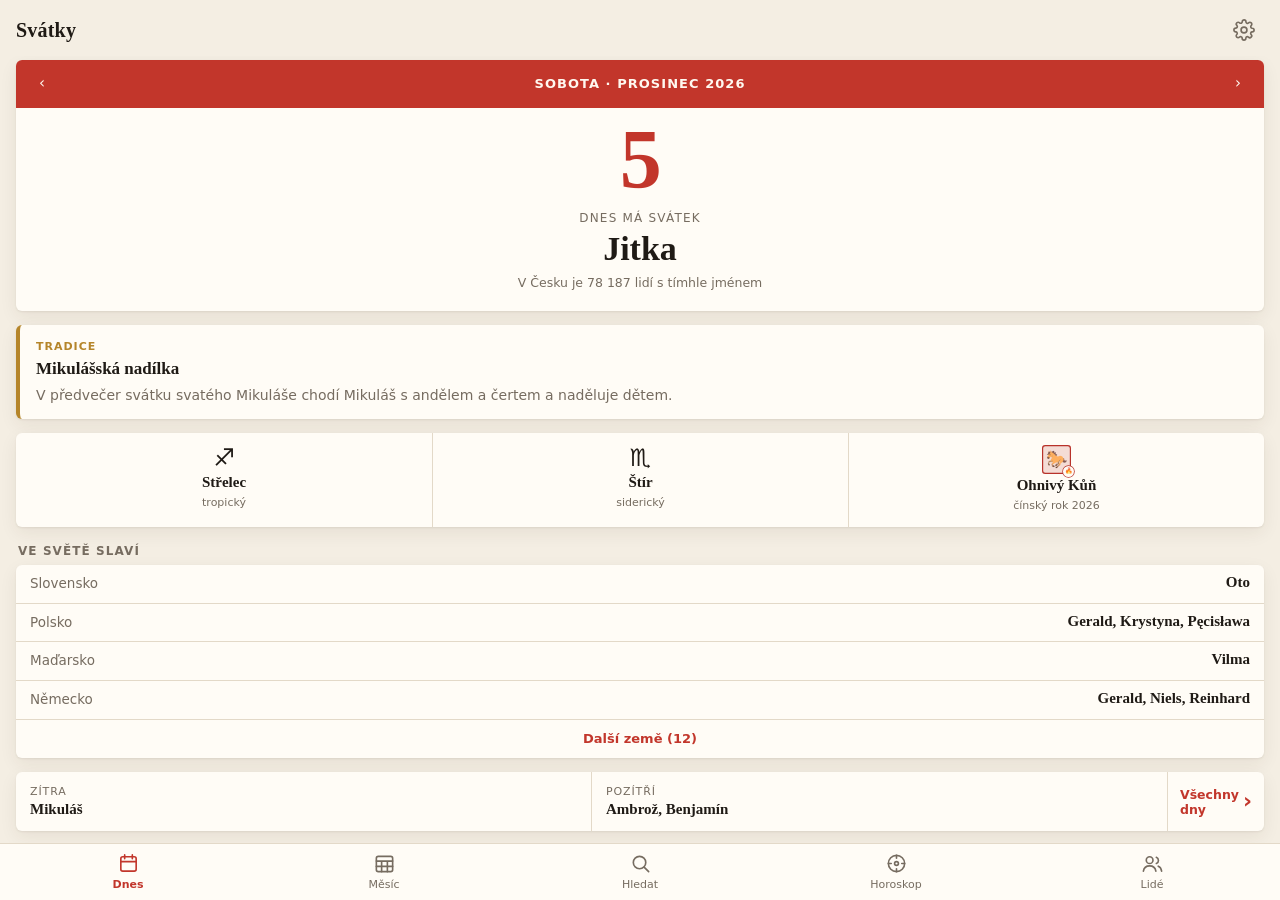
<file: aplikace/index.html>
<!doctype html>
<html lang="cs">
<head>
<meta charset="utf-8">
<meta name="viewport" content="width=device-width, initial-scale=1, viewport-fit=cover, user-scalable=no">
<meta name="color-scheme" content="light dark">
<title>Svátky</title>
<link rel="stylesheet" href="styl.css">
</head>
<body>
<header id="hlava">
  <h1 id="titulek">Svátky</h1>
  <button class="ikona" id="btnNastaveni" aria-label="Nastavení">
    <svg viewBox="0 0 24 24" width="22" height="22" fill="none" stroke="currentColor" stroke-width="1.8" stroke-linecap="round" stroke-linejoin="round"><circle cx="12" cy="12" r="3.2"/><path d="M19.4 15a1.7 1.7 0 0 0 .3 1.8l.1.1a2 2 0 1 1-2.900 2.9l-.1-.1a1.7 1.7 0 0 0-1.800-.3 1.7 1.7 0 0 0-1 1.500V21a2 2 0 1 1-4 0v-.1a1.7 1.7 0 0 0-1.100-1.500 1.700 1.700 0 0 0-1.800.3l-.1.1a2 2 0 1 1-2.900-2.9l.1-.1a1.700 1.700 0 0 0 .3-1.800 1.700 1.700 0 0 0-1.500-1H3a2 2 0 1 1 0-4h.1a1.700 1.700 0 0 0 1.500-1.100 1.700 1.700 0 0 0-.3-1.800l-.1-.1a2 2 0 1 1 2.900-2.900l.1.1a1.700 1.700 0 0 0 1.800.3h.1a1.700 1.700 0 0 0 1-1.500V3a2 2 0 1 1 4 0v.1a1.700 1.700 0 0 0 1 1.500 1.700 1.700 0 0 0 1.800-.3l.1-.1a2 2 0 1 1 2.900 2.900l-.1.1a1.700 1.700 0 0 0-.3 1.800v.1a1.700 1.700 0 0 0 1.500 1H21a2 2 0 1 1 0 4h-.1a1.700 1.700 0 0 0-1.500 1z"/></svg>
  </button>
</header>

<main id="obsah"></main>

<nav id="lista">
  <button data-karta="dnes"><svg viewBox="0 0 24 24"><rect x="4" y="5" width="16" height="15" rx="2"/><path d="M4 10h16M8 3v4M16 3v4"/></svg><span>Dnes</span></button>
  <button data-karta="kalendar"><svg viewBox="0 0 24 24"><rect x="3.500" y="4.500" width="17" height="16" rx="2"/><path d="M3.500 9.500h17M9 9.500v11M15 9.500v11M3.500 15h17"/></svg><span>Měsíc</span></button>
  <button data-karta="hledat"><svg viewBox="0 0 24 24"><circle cx="11" cy="11" r="6.500"/><path d="M16 16l4.500 4.500"/></svg><span>Hledat</span></button>
  <button data-karta="hvezdy"><svg viewBox="0 0 24 24"><circle cx="12" cy="12" r="8.500"/><circle cx="12" cy="12" r="2"/><path d="M12 3.500v3M12 17.500v3M3.500 12h3M17.500 12h3"/></svg><span>Horoskop</span></button>
  <button data-karta="lide"><svg viewBox="0 0 24 24"><circle cx="9" cy="8.500" r="3.500"/><path d="M2.500 20c.6-3.600 3.200-5.500 6.500-5.500s5.900 1.900 6.500 5.500M16 5.500a3.500 3.500 0 0 1 0 6.500M18 14.800c2 .7 3.200 2.500 3.500 5.200"/></svg><span>Lidé</span></button>
</nav>

<div id="zavoj" hidden></div>
<section id="list" hidden aria-modal="true" role="dialog"><div id="listUchyt"></div><div id="listObsah"></div></section>
<div id="hlaska" hidden></div>

<script src="data.js"></script>
<script src="astro.js"></script>
<script src="hvezdy.js"></script>
<script src="app.js"></script>
</body>
</html>
</file>
<file: aplikace/styl.css>
/* Svátky. Vzhled vychází z trhacího kalendáře: krémový papír, červená hlavička, patkové písmo u jmen. */
:root {
  --papir: #F4EEE3; --karta: #FFFCF6; --ink: #1F1A15; --tlum: #766C60; --linka: #E3D9C8;
  --cervena: #C2362B; --cervena-tm: #9F2A21; --cervena-sv: #F7E3DF; --na-cervene: #FFF8F0;
  --zlata: #B5852A; --zlata-sv: #F5EBD3; --nocni: #2F4A78; --nocni-sv: #E2E8F3;
  --stin: 0 1px 2px rgba(60, 40, 20, .08), 0 6px 18px rgba(60, 40, 20, .07);
  --r: 6px;
  --patka: "Noto Serif", Georgia, "Times New Roman", serif;
  --bez: system-ui, -apple-system, "Segoe UI", Roboto, sans-serif;
}
@media (prefers-color-scheme: dark) {
  :root {
    --papir: #141210; --karta: #1F1C18; --ink: #F2ECE1; --tlum: #A2988A; --linka: #322D27;
    --cervena: #E05A4E; --cervena-tm: #B83F35; --cervena-sv: #3A211E; --na-cervene: #FFF8F0;
    --zlata: #D9A94A; --zlata-sv: #33291A; --nocni: #8FB0E6; --nocni-sv: #1D2636;
    --stin: 0 1px 2px rgba(0, 0, 0, .4);
  }
}
/* Čínské znaky zvířat a živlů: výřez z Noto Serif SC Bold (OFL), jen 44 znaků */
@font-face { font-family: "Cina"; src: url(cina.woff2) format("woff2"); font-weight: 700; font-display: block; }
:root { --cina: "Cina", "Noto Serif SC", "Noto Serif CJK SC", "SimSun", serif;
  /* barvy živlů: nefrit, rumělka, okr, cín, tuš */
  --z0: #4F7C5A; --z1: #B8322A; --z2: #A87A34; --z3: #7F7B72; --z4: #22324D; }
@media (prefers-color-scheme: dark) { :root { --z0: #6E9C78; --z1: #D9564A; --z2: #C79A52; --z3: #A39F95; --z4: #5F7BA6; } }
.pecet { position: relative; display: inline-grid; place-items: center; width: 1.9em; height: 1.9em; border-radius: .22em;
  background: var(--z, var(--cervena)); color: #FBF4E8; font: 700 1em/1 var(--cina); vertical-align: middle;
  box-shadow: inset 0 0 0 .07em rgba(255, 248, 236, .55), inset 0 0 0 .14em var(--z, var(--cervena)); }
.pecet b, .znam .pecet b { display: block; margin: 0; color: inherit; font: inherit; font-size: 1.12em; transform: translateY(.02em); }
.pecet i { position: absolute; right: -.32em; bottom: -.32em; width: 1.02em; height: 1.02em; border-radius: 50%; display: grid; place-items: center;
  background: var(--karta); color: var(--z, var(--cervena)); font: 700 .5em/1 var(--cina); font-style: normal; box-shadow: 0 0 0 .12em var(--z, var(--cervena)); }
:root { --emoji: "Noto Color Emoji", "Segoe UI Emoji", "Apple Color Emoji", sans-serif; }
.pecet.emo { background: color-mix(in srgb, var(--z, var(--cervena)) 16%, var(--karta)); font-family: var(--emoji); font-weight: 400;
  box-shadow: inset 0 0 0 .08em var(--z, var(--cervena)); }
.pecet.emo b, .znam .pecet.emo b { font-size: 1.15em; transform: none; }
.pecet.emo i { font: .4em/1 var(--emoji); width: 1.85em; height: 1.85em; right: -.55em; bottom: -.55em; text-align: center; }
.pecet.z0 { --z: var(--z0); } .pecet.z1 { --z: var(--z1); } .pecet.z2 { --z: var(--z2); } .pecet.z3 { --z: var(--z3); } .pecet.z4 { --z: var(--z4); }
* { box-sizing: border-box; -webkit-tap-highlight-color: transparent; }
html, body { height: 100%; margin: 0; }
body {
  background: var(--papir); color: var(--ink); font: 15px/1.45 var(--bez);
  display: flex; flex-direction: column; overflow: hidden; user-select: none; -webkit-user-select: none;
}
button { font: inherit; color: inherit; background: none; border: 0; padding: 0; cursor: pointer; }
input, select { font: inherit; color: inherit; }
h1, h2, h3, p { margin: 0; }

#hlava { display: flex; align-items: center; justify-content: space-between; padding: 10px 16px 6px; flex: none; }
#hlava h1 { font: 600 20px/1.2 var(--patka); letter-spacing: .01em; }
.ikona { width: 40px; height: 40px; display: grid; place-items: center; border-radius: 50%; color: var(--tlum); }
.ikona:active { background: var(--linka); }

#obsah { flex: 1; overflow-y: auto; overflow-x: hidden; padding: 4px 16px 24px; overscroll-behavior: contain; }
#lista { flex: none; display: flex; background: var(--karta); border-top: 1px solid var(--linka); padding-bottom: env(safe-area-inset-bottom); }
#lista button { flex: 1; padding: 8px 0 7px; display: flex; flex-direction: column; align-items: center; gap: 2px; color: var(--tlum); font-size: 11px; }
#lista svg { width: 23px; height: 23px; fill: none; stroke: currentColor; stroke-width: 1.7; stroke-linecap: round; stroke-linejoin: round; }
#lista button.akt { color: var(--cervena); font-weight: 600; }

.karta { background: var(--karta); border-radius: var(--r); box-shadow: var(--stin); margin-bottom: 14px; overflow: hidden; }
.karta .vnitrek { padding: 14px 16px; }
.nadpis { font: 600 12px/1 var(--bez); letter-spacing: .09em; text-transform: uppercase; color: var(--tlum); margin: 18px 2px 8px; }
.tlum { color: var(--tlum); }
.maly { font-size: 13px; }

/* list trhacího kalendáře */
.trhaci .pas { background: var(--cervena); color: var(--na-cervene); display: flex; align-items: center; justify-content: space-between; padding: 6px 6px; }
.trhaci .pas .datum { text-align: center; flex: 1; font: 600 13px/1.2 var(--bez); letter-spacing: .08em; text-transform: uppercase; }
.trhaci .pas button { width: 40px; height: 36px; display: grid; place-items: center; border-radius: var(--r); }
.trhaci .pas button:active { background: rgba(255, 255, 255, .18); }
.trhaci .telo { padding: 10px 16px 18px; text-align: center; }
.trhaci .cislo { font: 700 84px/1 var(--patka); color: var(--cervena); letter-spacing: -.02em; }
.trhaci .popisek { font-size: 12px; letter-spacing: .1em; text-transform: uppercase; color: var(--tlum); margin-top: 8px; }
.trhaci .jmeno { font: 600 34px/1.15 var(--patka); margin-top: 2px; overflow-wrap: anywhere; }
.trhaci .jmeno.dlouhe { font-size: 25px; }
.trhaci .jmeno button { font: inherit; }
.trhaci .take { margin-top: 8px; color: var(--tlum); font-size: 14px; }
.trhaci .pocet { margin-top: 6px; color: var(--tlum); font-size: 12.5px; }
.znam .zn .pecet { font-size: 15px; color: #FBF4E8; }
.dalsiDny { display: flex; align-items: stretch; width: 100%; text-align: left; padding: 0; }
.dalsiDny > span { flex: 1; padding: 12px 14px; font: 600 15px/1.25 var(--patka); border-right: 1px solid var(--linka); min-width: 0; overflow: hidden; text-overflow: ellipsis; }
.dalsiDny small { display: block; font: 500 11px/1.4 var(--bez); letter-spacing: .08em; text-transform: uppercase; color: var(--tlum); }
.dalsiDny em { font-style: normal; display: flex; align-items: center; gap: 4px; padding: 0 12px; font-size: 12.5px; color: var(--cervena); font-weight: 600; max-width: 96px; line-height: 1.2; }
.dalsiDny em i { font-style: normal; font-size: 22px; }
.dalsiDny:active { background: var(--linka); }
.svet > div { display: flex; justify-content: space-between; gap: 12px; padding: 9px 14px; border-top: 1px solid var(--linka); }
.svet > div:first-child { border-top: 0; }
.svet span { color: var(--tlum); font-size: 13.5px; }
.svet b { font: 600 15px var(--patka); text-align: right; }
.svet button { width: 100%; padding: 10px; border-top: 1px solid var(--linka); color: var(--cervena); font-weight: 600; font-size: 13px; }
.pocetJm { display: flex; align-items: baseline; gap: 10px; }
.pocetJm b { font: 700 28px/1 var(--patka); color: var(--cervena); white-space: nowrap; }
.pocetJm small { display: block; font-size: 11px; color: var(--tlum); margin-top: 2px; }
.trhaci .take button { color: var(--ink); text-decoration: underline; text-decoration-color: var(--linka); text-underline-offset: 3px; }
.zpetDnes { display: block; margin: 10px auto 0; color: var(--cervena); font-weight: 600; font-size: 13px; padding: 6px 12px; }

.svatecni { border-left: 4px solid var(--cervena); }
.svatecni.zvyk { border-left-color: var(--zlata); }
.svatecni h3 { font: 600 17px/1.25 var(--patka); }
.svatecni .druh { font-size: 11px; letter-spacing: .09em; text-transform: uppercase; color: var(--cervena); font-weight: 700; margin-bottom: 3px; }
.svatecni.zvyk .druh { color: var(--zlata); }
.svatecni p { margin-top: 6px; color: var(--tlum); font-size: 14px; user-select: text; -webkit-user-select: text; }

.radky > * { display: flex; align-items: center; gap: 12px; padding: 11px 16px; border-top: 1px solid var(--linka); width: 100%; text-align: left; }
.radky > *:first-child { border-top: 0; }
.radky button:active { background: var(--papir); }
.radky .den { flex: none; width: 46px; text-align: center; }
.radky .den b { display: block; font: 700 19px/1 var(--patka); color: var(--cervena); }
.radky .den span { font-size: 10px; text-transform: uppercase; letter-spacing: .06em; color: var(--tlum); }
.radky .hl { flex: 1; min-width: 0; text-align: left; }
.radky .hl b { font: 600 16px/1.25 var(--patka); display: block; overflow-wrap: anywhere; }
.radky .hl span { font-size: 12.5px; color: var(--tlum); display: block; white-space: nowrap; overflow: hidden; text-overflow: ellipsis; }
.radky .pr { flex: none; color: var(--tlum); font-size: 12.5px; text-align: right; }
.znacka { display: inline-block; width: 7px; height: 7px; border-radius: 50%; background: var(--cervena); margin-left: 6px; vertical-align: middle; }
.znacka.zl { background: var(--zlata); }

.znam { display: grid; grid-template-columns: repeat(3, 1fr); text-align: center; }
.znam > div { padding: 12px 4px; border-left: 1px solid var(--linka); }
.znam > div:first-child { border-left: 0; }
.znam .zn { font-size: 24px; line-height: 1.1; }
.znam b { display: block; font: 600 15px/1.2 var(--patka); margin-top: 2px; }
.znam span { font-size: 11px; color: var(--tlum); }

/* ovládací prvky: plné, bez obrysových kapslí */
.prepinac { display: flex; background: var(--linka); border-radius: var(--r); padding: 3px; gap: 3px; margin-bottom: 12px; }
.prepinac button { flex: 1; padding: 8px 6px; border-radius: 4px; font-size: 13.5px; font-weight: 600; color: var(--tlum); }
.prepinac button.akt { background: var(--karta); color: var(--ink); box-shadow: 0 1px 2px rgba(0, 0, 0, .12); }
.tl { background: var(--cervena); color: var(--na-cervene); border-radius: var(--r); padding: 11px 16px; font-weight: 600; text-align: center; }
.tl:active { background: var(--cervena-tm); }
.tl.vedl { background: var(--linka); color: var(--ink); }
.tl.sirka { display: block; width: 100%; margin-top: 10px; }

/* měsíc */
.mesicHlava { display: flex; align-items: center; justify-content: space-between; margin-bottom: 8px; }
.mesicHlava h2 { font: 600 22px/1.2 var(--patka); }
.mesicHlava h2 small { font: 400 15px var(--bez); color: var(--tlum); margin-left: 6px; }
.mesicHlava .sipky { display: flex; }
.mrizka { display: grid; grid-template-columns: repeat(7, 1fr); gap: 3px; }
.mrizka .dt { text-align: center; font-size: 10.5px; letter-spacing: .06em; text-transform: uppercase; color: var(--tlum); padding: 2px 0 4px; }
.mrizka .dt.vik { color: var(--cervena); }
.bunka { background: var(--karta); border-radius: 4px; min-height: 62px; padding: 4px 2px 3px; display: flex; flex-direction: column; align-items: center; overflow: hidden; position: relative; }
.bunka b { font: 700 16px/1.1 var(--patka); }
.bunka.vik b, .bunka.sv b { color: var(--cervena); }
.bunka span { font-size: 9.5px; line-height: 1.12; text-align: center; margin-top: 3px; max-width: 100%; overflow: hidden; overflow-wrap: anywhere; display: -webkit-box; -webkit-line-clamp: 3; -webkit-box-orient: vertical; letter-spacing: -.01em; }
.bunka.sv span { color: var(--cervena); font-weight: 600; }
.bunka.dnes { background: var(--cervena); color: var(--na-cervene); }
.bunka.dnes b, .bunka.dnes span { color: var(--na-cervene); }
.bunka .tecka { position: absolute; top: 4px; right: 4px; width: 6px; height: 6px; border-radius: 50%; background: var(--zlata); }
.bunka.prazdna { background: none; }
.bunka:active { filter: brightness(.94); }
.seznamMesic .radky > * { padding: 7px 14px; }
.seznamMesic .den b { font-size: 17px; }
.dnesRadek { background: var(--cervena-sv); }

/* hledání */
.hledat { position: sticky; top: -4px; z-index: 3; background: var(--papir); padding: 4px 0 8px; margin: 0 -2px; }
.pole { display: flex; align-items: center; gap: 8px; background: var(--karta); border-radius: var(--r); padding: 0 12px; box-shadow: var(--stin); }
.pole input { flex: 1; min-width: 0; border: 0; outline: 0; background: none; padding: 12px 0; font-size: 16px; user-select: text; -webkit-user-select: text; }
.pole svg { width: 19px; height: 19px; fill: none; stroke: var(--tlum); stroke-width: 2; stroke-linecap: round; flex: none; }
.filtry { display: flex; gap: 6px; margin-top: 8px; }
.filtry .prepinac { margin: 0; flex: 1; }
.pismena { display: flex; gap: 2px; overflow-x: auto; margin-top: 8px; padding-bottom: 2px; scrollbar-width: none; }
.pismena::-webkit-scrollbar { display: none; }
.pismena button { flex: none; min-width: 32px; height: 32px; border-radius: 4px; font: 600 14px var(--patka); color: var(--tlum); }
.pismena button.akt { background: var(--cervena); color: var(--na-cervene); }
.mesicPruh { position: sticky; top: 0; font: 600 12px/1 var(--bez); letter-spacing: .09em; text-transform: uppercase; color: var(--cervena); padding: 14px 2px 7px; }
.nic { text-align: center; color: var(--tlum); padding: 36px 20px; }

/* spodní list */
#zavoj { position: fixed; inset: 0; background: rgba(20, 14, 8, .45); z-index: 10; }
#list { position: fixed; left: 0; right: 0; bottom: 0; z-index: 11; background: var(--papir); border-radius: 14px 14px 0 0; max-height: 90%; display: flex; flex-direction: column; box-shadow: 0 -8px 30px rgba(0, 0, 0, .25); animation: nahoru .18s ease-out; }
@keyframes nahoru { from { transform: translateY(24px); opacity: 0; } }
#listUchyt { flex: none; height: 20px; position: relative; }
#listUchyt::after { content: ""; position: absolute; left: 50%; top: 8px; width: 38px; height: 4px; margin-left: -19px; border-radius: 2px; background: var(--linka); }
#listObsah { overflow-y: auto; padding: 2px 16px calc(20px + env(safe-area-inset-bottom)); overscroll-behavior: contain; }
#listObsah h2 { font: 600 28px/1.15 var(--patka); overflow-wrap: anywhere; }
#listObsah .pod { color: var(--tlum); margin: 3px 0 14px; }
#listObsah p.popis { user-select: text; -webkit-user-select: text; }
.stitky { display: flex; flex-wrap: wrap; gap: 6px; margin-top: 8px; }
.stitky span, .stitky button { background: var(--linka); border-radius: 4px; padding: 4px 9px; font-size: 13.5px; }
.akce { display: grid; grid-template-columns: repeat(4, 1fr); gap: 8px; margin-top: 12px; }
.akce button { background: var(--karta); border-radius: var(--r); padding: 10px 2px 8px; font-size: 11.5px; display: flex; flex-direction: column; align-items: center; gap: 5px; box-shadow: var(--stin); }
.akce button:active { background: var(--linka); }
.akce svg { width: 22px; height: 22px; fill: none; stroke: var(--cervena); stroke-width: 1.8; stroke-linecap: round; stroke-linejoin: round; }
.hvezda { color: var(--linka); font-size: 22px; width: 40px; height: 40px; flex: none; }
.hvezda.ano { color: var(--zlata); }

/* nastavení */
.volba { display: flex; align-items: center; justify-content: space-between; gap: 12px; padding: 12px 16px; border-top: 1px solid var(--linka); }
.volba:first-child { border-top: 0; }
.volba > div { min-width: 0; }
.volba small { display: block; color: var(--tlum); font-size: 12.5px; margin-top: 1px; }
.volba select, .volba input[type=time], .volba input[type=text] { background: var(--linka); border: 0; border-radius: 4px; padding: 7px 8px; max-width: 170px; }
.volba input[type=text] { width: 100%; max-width: none; user-select: text; -webkit-user-select: text; }
.vyp { flex: none; width: 46px; height: 28px; border-radius: 14px; background: var(--linka); position: relative; transition: background .15s; }
.vyp::after { content: ""; position: absolute; left: 3px; top: 3px; width: 22px; height: 22px; border-radius: 50%; background: var(--karta); box-shadow: 0 1px 3px rgba(0, 0, 0, .3); transition: transform .15s; }
.vyp.ano { background: var(--cervena); }
.vyp.ano::after { transform: translateX(18px); }

/* horoskop */
.kolo { display: block; width: 100%; max-width: 420px; margin: 0 auto; touch-action: none; }
.kolo text { font-family: var(--bez); fill: var(--ink); text-anchor: middle; dominant-baseline: central; pointer-events: none; }
.kolo .vys { stroke: var(--papir); stroke-width: 1.2; }
.legenda { display: grid; gap: 0; }
.legenda > div { display: flex; align-items: center; gap: 10px; padding: 10px 16px; border-top: 1px solid var(--linka); }
.legenda > div:first-child { border-top: 0; }
.legenda i { flex: none; width: 12px; height: 12px; border-radius: 3px; }
.legenda b { font: 600 17px var(--patka); }
.legenda .co { flex: 1; min-width: 0; }
.legenda small { display: block; color: var(--tlum); font-size: 12px; }
.datumOvl { display: flex; align-items: center; justify-content: center; gap: 6px; margin: 4px 0 10px; }
.datumOvl b { font: 600 19px var(--patka); min-width: 150px; text-align: center; }
.tab { width: 100%; border-collapse: collapse; font-size: 13px; }
.tab th { font-size: 10.5px; letter-spacing: .06em; text-transform: uppercase; color: var(--tlum); text-align: left; padding: 8px 6px; font-weight: 600; }
.tab td { padding: 7px 6px; border-top: 1px solid var(--linka); white-space: nowrap; }
.tab td:first-child, .tab th:first-child { padding-left: 14px; }
.tab td b { font-family: var(--patka); }
.tab .dni { color: var(--tlum); font-size: 11.5px; }
.tab tr.akt td { background: var(--cervena-sv); }
.text p { margin-bottom: 9px; user-select: text; -webkit-user-select: text; }
.text p:last-child { margin-bottom: 0; }
.rokOvl { display: flex; align-items: center; justify-content: center; gap: 8px; margin-bottom: 6px; }
.rokOvl input { width: 96px; text-align: center; font: 700 26px var(--patka); background: var(--karta); border: 0; border-radius: var(--r); padding: 6px 4px; box-shadow: var(--stin); user-select: text; -webkit-user-select: text; }
.rokOvl button { width: 44px; height: 44px; border-radius: var(--r); background: var(--linka); font-size: 20px; font-weight: 600; }
.cyklus { display: grid; grid-template-columns: 50px repeat(12, 1fr); gap: 2px; font-size: 10px; align-items: center; }
.cyklus .zv { text-align: center; font: 700 15px/1.6 var(--cina); color: var(--tlum); }
.cyklus .zv.akt { color: var(--ink); }
.cyklus .zv.emo { font: 15px/1.6 var(--emoji); opacity: .55; }
.cyklus .zv.emo.akt { opacity: 1; }
.cyklus .zi b.emo { font: 12px/1 var(--emoji); }
.kolo text.emo { font-family: var(--emoji); }
.stylRoh b.cina { font: 700 1.05em/1 var(--cina); }
.cyklus .zi { font-size: 10px; font-weight: 600; color: var(--z); display: flex; align-items: center; gap: 3px; }
.cyklus .zi b { font: 700 13px/1 var(--cina); }
.cyklus button { height: 26px; border-radius: 3px; font-size: 10px; background: color-mix(in srgb, var(--z, var(--linka)) 13%, var(--karta)); color: var(--tlum); }
.cyklus button.akt { background: var(--z, var(--cervena)); color: #FBF4E8; font-weight: 700; }
.cyklusHlava { display: flex; align-items: center; justify-content: space-between; margin: 18px 4px 6px; }
.cyklusHlava div { text-align: center; }
.cyklusHlava span { display: block; font-size: 11px; letter-spacing: .08em; text-transform: uppercase; color: var(--tlum); }
.cyklusHlava b { font: 700 18px var(--patka); }
.cyklusHlava .ikona { font-size: 24px; background: var(--karta); box-shadow: var(--stin); color: var(--ink); }
.kolo text.cina { font-family: var(--cina); font-weight: 700; }
/* pole k přepsání: po klepnutí je celý obsah označený modře */
.prepis { user-select: text; -webkit-user-select: text; caret-color: #2F6FDE; outline: none; }
.prepis::selection { background: #2F6FDE; color: #fff; }
.prepis:focus { box-shadow: 0 0 0 2px #2F6FDE; }
.prepis.chyba { box-shadow: 0 0 0 2px var(--cervena); }
.datumPole { position: relative; display: flex; align-items: center; gap: 2px; }
.datumPole input.prepis { width: 150px; text-align: center; font: 600 19px var(--patka); background: transparent; border: 0; border-radius: var(--r); padding: 4px 2px; }
.datumPole input.prepis:focus { background: var(--karta); }
.kalBtn { width: 34px; height: 34px; display: grid; place-items: center; border-radius: 50%; color: var(--tlum); }
.kalBtn:active { background: var(--linka); }
.cyklus button.prazdne { visibility: hidden; }

#hlaska { position: fixed; left: 50%; bottom: 84px; transform: translateX(-50%); background: var(--ink); color: var(--papir); padding: 9px 16px; border-radius: var(--r); font-size: 14px; z-index: 30; max-width: 86%; text-align: center; }
[hidden] { display: none !important; }

/* fotky lidí z kontaktů */
.foto { flex: none; width: 36px; height: 36px; border-radius: 50%; background: var(--zlata-sv) center/cover no-repeat; color: var(--zlata); font: 700 13px/36px var(--bez); text-align: center; letter-spacing: .02em; overflow: hidden; }
.foto.ma { color: transparent; }
.foto.velka { width: 56px; height: 56px; line-height: 56px; font-size: 19px; }
.radky > div > .foto + .hl { margin-left: -4px; }

/* počty nositelů po rozkliknutí */
.trhaci button.pocet { display: block; width: 100%; padding: 0; text-align: inherit; color: var(--tlum); font-size: 12.5px; }
.trhaci button.pocet i { font-style: normal; margin-left: 4px; color: var(--cervena); }
.pocty { margin-top: 8px; display: grid; grid-template-columns: 1fr 1fr; gap: 2px 14px; text-align: left; }
.pocty button { display: flex; justify-content: space-between; gap: 8px; padding: 5px 0; border-bottom: 1px solid var(--linka); font-size: 13px; }
.pocty button b { font-weight: 600; color: var(--cervena); white-space: nowrap; }
.pocty small { grid-column: 1 / -1; font-size: 11px; color: var(--tlum); margin-top: 4px; }

/* měsíc: název jako výběr, jízda mřížky */
.mesicNazev { padding: 0; text-align: left; }
.mesicNazev h2 i { font-style: normal; font-size: 13px; color: var(--tlum); margin-left: 4px; }
.mrizka.jede-dolu .bunka { animation: jedDolu .42s cubic-bezier(.2, .8, .2, 1) both; animation-delay: calc(var(--i) * 9ms); }
.mrizka.jede-nahoru .bunka { animation: jedNahoru .42s cubic-bezier(.2, .8, .2, 1) both; animation-delay: calc((42 - var(--i)) * 9ms); }
@keyframes jedDolu { from { transform: translateY(34px) scale(.96); opacity: 0; } to { transform: none; opacity: 1; } }
@keyframes jedNahoru { from { transform: translateY(-34px) scale(.96); opacity: 0; } to { transform: none; opacity: 1; } }
@media (prefers-reduced-motion: reduce) { .mrizka .bunka { animation: none !important; } }

/* vlastní výběr data a měsíce */
.vyberZavoj { position: fixed; inset: 0; background: rgba(0, 0, 0, .38); z-index: 40; display: flex; align-items: center; justify-content: center; padding: 16px; animation: zavoj .18s ease both; }
@keyframes zavoj { from { opacity: 0; } }
.vyber { background: var(--karta); border-radius: 14px; width: 100%; max-width: 340px; padding: 14px; box-shadow: 0 10px 40px rgba(0, 0, 0, .3); }
.vyberRok, .vyberHlava { display: flex; align-items: center; justify-content: space-between; gap: 8px; margin-bottom: 8px; }
.vyberRok button, .vyberHlava button { width: 40px; height: 40px; font-size: 22px; color: var(--cervena); }
.vyberRok input { width: 90px; text-align: center; font: 700 22px var(--patka); background: none; border: 0; color: var(--ink); }
.vyberHlava b { font: 600 17px var(--patka); color: var(--ink); }
.vyberHlava b i { font-style: normal; font-size: 11px; color: var(--tlum); }
.vyberHlava .vyberMes { flex: 1; min-width: 0; width: auto; height: auto; font-size: inherit; color: inherit; padding: 4px 6px; border-radius: 8px; display: flex; flex-direction: column; align-items: center; gap: 1px; }
.vyberZn { font-size: 11px; line-height: 1.45; padding-bottom: 1px; color: var(--tlum); white-space: nowrap; overflow: hidden; text-overflow: ellipsis; max-width: 100%; }
.vyberMesice { display: grid; grid-template-columns: repeat(3, 1fr); gap: 6px; }
.vyberMesice button { padding: 12px 4px; border-radius: 8px; font-size: 14px; background: var(--papir); }
.vyberDny { display: grid; grid-template-columns: repeat(7, 1fr); gap: 3px; text-align: center; }
.vyberDny span { font-size: 10.5px; color: var(--tlum); text-transform: uppercase; padding: 4px 0; }
.vyberDny button { position: relative; width: 38px; height: 38px; justify-self: center; border-radius: 50%; font-size: 14.5px; font-variant-numeric: tabular-nums; }
.vyberDny button i { position: absolute; top: -3px; right: -5px; font: normal 10px/1 var(--emoji, inherit); color: var(--tlum); opacity: .75; pointer-events: none; }
.vyberDny button.akt i { color: var(--cervena); opacity: 1; }
.vyberDny button.dnes { color: var(--cervena); font-weight: 700; }
.vyberMesice button.akt, .vyberDny button.akt { background: var(--cervena); color: var(--na-cervene); font-weight: 700; }
.vyberPata { display: flex; align-items: center; gap: 4px; margin-top: 12px; }
.vyberPata span { flex: 1; }
.vyberPata button { padding: 9px 12px; font-weight: 600; color: var(--cervena); font-size: 14px; border-radius: 9px; }
.vyberPata .vyberOk { background: var(--cervena); color: var(--na-cervene); padding: 9px 16px; }

/* hledání: přepínač širšího kalendáře */
.sirsi { display: flex; align-items: center; gap: 10px; padding: 4px 2px 10px; font-size: 13.5px; color: var(--tlum); }
.sirsi i { width: 34px; height: 20px; border-radius: 10px; background: var(--linka); position: relative; transition: background .2s; flex: none; }
.sirsi i::after { content: ''; position: absolute; top: 2px; left: 2px; width: 16px; height: 16px; border-radius: 50%; background: #fff; transition: transform .2s; box-shadow: 0 1px 2px rgba(0, 0, 0, .25); }
.sirsi i.ano { background: var(--cervena); }
.sirsi i.ano::after { transform: translateX(14px); }

/* přání a historie */
.praniText { margin-top: 12px; padding: 10px 12px; background: var(--papir); border-radius: var(--r); font: italic 15px/1.35 var(--patka); }
.praniHist .hl .cely { white-space: normal; overflow-wrap: anywhere; }

/* čínský kalendář: malý přepínač v rohu karty, dotaz na rok */
.kolemKola { position: relative; }
.stylRoh { position: absolute; top: 8px; right: 8px; width: 38px; height: 38px; border-radius: 50%; background: var(--papir); font-size: 19px; line-height: 38px; text-align: center; z-index: 2; }
.stylRoh b { font-size: 18px; }
.dotazRok { display: flex; flex-wrap: wrap; align-items: center; justify-content: center; gap: 8px; margin: 2px 0 10px; font-size: 13.5px; }
.dotazRok span { width: 100%; text-align: center; color: var(--tlum); }
.dotazRok button { padding: 8px 16px; border-radius: 8px; background: var(--cervena); color: var(--na-cervene); font-weight: 700; }
.dotazRok button + button { background: var(--papir); color: var(--ink); }
.bunka .tecka.nar { right: auto; left: 4px; background: #E75294; }
.tab tr[data-h] { cursor: pointer; }
.tab .sip { font-style: normal; font-size: 10px; color: var(--tlum); }
.tab .navic { display: none; color: var(--ink); font-size: 11.5px; font-weight: 600; margin-top: 2px; }
.tab tr.roz .navic { display: block; }
.tab tr.roz .sip { display: inline-block; transform: rotate(180deg); }
.triRadky { border-top: 1px solid var(--linka); }
.triRadky .hl i { font-style: normal; }
.triRadky .den b { font-size: 15px; }
.matice { width: 100%; border-collapse: separate; border-spacing: 4px; padding: 8px 6px 4px; table-layout: fixed; }
.matice th { font-size: 11px; font-weight: 700; text-transform: uppercase; letter-spacing: .04em; padding: 4px 2px; text-align: center; }
.matice tr th:first-child { text-align: left; padding-left: 6px; }
.matice td { text-align: center; padding: 10px 2px; border-radius: 6px; background: color-mix(in srgb, var(--cervena) calc(var(--p) * 0.6%), var(--papir)); }
.matice td b { display: block; font: 700 19px/1.1 var(--patka); }
.matice td span { font-size: 11px; color: var(--tlum); }
.matice td.diag { background: none; color: var(--tlum); }

/* horoskop: Zpět na dnešek / letošek jen ikonou v rohu karty */
.rohDnes { position: absolute; top: 8px; left: 8px; width: 38px; height: 38px; border-radius: 50%; background: var(--papir); color: var(--cervena); display: grid; place-items: center; z-index: 2; }
.rohDnes[hidden] { display: none; }
.kolemKola { position: relative; }
/* legenda: podržením řádek soustavu skryje */
#hvLegenda > div { -webkit-user-select: none; user-select: none; -webkit-touch-callout: none; transition: background .2s, opacity .2s; }
#hvLegenda > div.drzi { background: color-mix(in srgb, var(--linka) 55%, transparent); }
#hvLegenda > div.skryta { opacity: .45; }
#hvLegenda > div.skryta b { text-decoration: line-through; font-weight: 500; }
#hvLegenda > div.chyba { animation: chvej .3s; }
.legendaTip { text-align: center; margin: 0; padding: 0 14px 10px; font-size: 11.5px; }
@keyframes chvej { 25% { transform: translateX(-4px); } 75% { transform: translateX(4px); } }
</file>
<file: web/app/styl.css>
/* Svátky. Vzhled vychází z trhacího kalendáře: krémový papír, červená hlavička, patkové písmo u jmen. */
:root {
  --papir: #F4EEE3; --karta: #FFFCF6; --ink: #1F1A15; --tlum: #766C60; --linka: #E3D9C8;
  --cervena: #C2362B; --cervena-tm: #9F2A21; --cervena-sv: #F7E3DF; --na-cervene: #FFF8F0;
  --zlata: #B5852A; --zlata-sv: #F5EBD3; --nocni: #2F4A78; --nocni-sv: #E2E8F3;
  --stin: 0 1px 2px rgba(60, 40, 20, .08), 0 6px 18px rgba(60, 40, 20, .07);
  --r: 6px;
  --patka: "Noto Serif", Georgia, "Times New Roman", serif;
  --bez: system-ui, -apple-system, "Segoe UI", Roboto, sans-serif;
}
@media (prefers-color-scheme: dark) {
  :root {
    --papir: #141210; --karta: #1F1C18; --ink: #F2ECE1; --tlum: #A2988A; --linka: #322D27;
    --cervena: #E05A4E; --cervena-tm: #B83F35; --cervena-sv: #3A211E; --na-cervene: #FFF8F0;
    --zlata: #D9A94A; --zlata-sv: #33291A; --nocni: #8FB0E6; --nocni-sv: #1D2636;
    --stin: 0 1px 2px rgba(0, 0, 0, .4);
  }
}
/* Čínské znaky zvířat a živlů: výřez z Noto Serif SC Bold (OFL), jen 44 znaků */
@font-face { font-family: "Cina"; src: url(cina.woff2) format("woff2"); font-weight: 700; font-display: block; }
:root { --cina: "Cina", "Noto Serif SC", "Noto Serif CJK SC", "SimSun", serif;
  /* barvy živlů: nefrit, rumělka, okr, cín, tuš */
  --z0: #4F7C5A; --z1: #B8322A; --z2: #A87A34; --z3: #7F7B72; --z4: #22324D; }
@media (prefers-color-scheme: dark) { :root { --z0: #6E9C78; --z1: #D9564A; --z2: #C79A52; --z3: #A39F95; --z4: #5F7BA6; } }
.pecet { position: relative; display: inline-grid; place-items: center; width: 1.9em; height: 1.9em; border-radius: .22em;
  background: var(--z, var(--cervena)); color: #FBF4E8; font: 700 1em/1 var(--cina); vertical-align: middle;
  box-shadow: inset 0 0 0 .07em rgba(255, 248, 236, .55), inset 0 0 0 .14em var(--z, var(--cervena)); }
.pecet b, .znam .pecet b { display: block; margin: 0; color: inherit; font: inherit; font-size: 1.12em; transform: translateY(.02em); }
.pecet i { position: absolute; right: -.32em; bottom: -.32em; width: 1.02em; height: 1.02em; border-radius: 50%; display: grid; place-items: center;
  background: var(--karta); color: var(--z, var(--cervena)); font: 700 .5em/1 var(--cina); font-style: normal; box-shadow: 0 0 0 .12em var(--z, var(--cervena)); }
:root { --emoji: "Noto Color Emoji", "Segoe UI Emoji", "Apple Color Emoji", sans-serif; }
.pecet.emo { background: color-mix(in srgb, var(--z, var(--cervena)) 16%, var(--karta)); font-family: var(--emoji); font-weight: 400;
  box-shadow: inset 0 0 0 .08em var(--z, var(--cervena)); }
.pecet.emo b, .znam .pecet.emo b { font-size: 1.15em; transform: none; }
.pecet.emo i { font: .4em/1 var(--emoji); width: 1.85em; height: 1.85em; right: -.55em; bottom: -.55em; text-align: center; }
.pecet.z0 { --z: var(--z0); } .pecet.z1 { --z: var(--z1); } .pecet.z2 { --z: var(--z2); } .pecet.z3 { --z: var(--z3); } .pecet.z4 { --z: var(--z4); }
* { box-sizing: border-box; -webkit-tap-highlight-color: transparent; }
html, body { height: 100%; margin: 0; }
body {
  background: var(--papir); color: var(--ink); font: 15px/1.45 var(--bez);
  display: flex; flex-direction: column; overflow: hidden; user-select: none; -webkit-user-select: none;
}
button { font: inherit; color: inherit; background: none; border: 0; padding: 0; cursor: pointer; }
input, select { font: inherit; color: inherit; }
h1, h2, h3, p { margin: 0; }

#hlava { display: flex; align-items: center; justify-content: space-between; padding: 10px 16px 6px; flex: none; }
#hlava h1 { font: 600 20px/1.2 var(--patka); letter-spacing: .01em; }
.ikona { width: 40px; height: 40px; display: grid; place-items: center; border-radius: 50%; color: var(--tlum); }
.ikona:active { background: var(--linka); }

#obsah { flex: 1; overflow-y: auto; overflow-x: hidden; padding: 4px 16px 24px; overscroll-behavior: contain; }
#lista { flex: none; display: flex; background: var(--karta); border-top: 1px solid var(--linka); padding-bottom: env(safe-area-inset-bottom); }
#lista button { flex: 1; padding: 8px 0 7px; display: flex; flex-direction: column; align-items: center; gap: 2px; color: var(--tlum); font-size: 11px; }
#lista svg { width: 23px; height: 23px; fill: none; stroke: currentColor; stroke-width: 1.7; stroke-linecap: round; stroke-linejoin: round; }
#lista button.akt { color: var(--cervena); font-weight: 600; }

.karta { background: var(--karta); border-radius: var(--r); box-shadow: var(--stin); margin-bottom: 14px; overflow: hidden; }
.karta .vnitrek { padding: 14px 16px; }
.nadpis { font: 600 12px/1 var(--bez); letter-spacing: .09em; text-transform: uppercase; color: var(--tlum); margin: 18px 2px 8px; }
.tlum { color: var(--tlum); }
.maly { font-size: 13px; }

/* list trhacího kalendáře */
.trhaci .pas { background: var(--cervena); color: var(--na-cervene); display: flex; align-items: center; justify-content: space-between; padding: 6px 6px; }
.trhaci .pas .datum { text-align: center; flex: 1; font: 600 13px/1.2 var(--bez); letter-spacing: .08em; text-transform: uppercase; }
.trhaci .pas button { width: 40px; height: 36px; display: grid; place-items: center; border-radius: var(--r); }
.trhaci .pas button:active { background: rgba(255, 255, 255, .18); }
.trhaci .telo { padding: 10px 16px 18px; text-align: center; }
.trhaci .cislo { font: 700 84px/1 var(--patka); color: var(--cervena); letter-spacing: -.02em; }
.trhaci .popisek { font-size: 12px; letter-spacing: .1em; text-transform: uppercase; color: var(--tlum); margin-top: 8px; }
.trhaci .jmeno { font: 600 34px/1.15 var(--patka); margin-top: 2px; overflow-wrap: anywhere; }
.trhaci .jmeno.dlouhe { font-size: 25px; }
.trhaci .jmeno button { font: inherit; }
.trhaci .take { margin-top: 8px; color: var(--tlum); font-size: 14px; }
.trhaci .pocet { margin-top: 6px; color: var(--tlum); font-size: 12.5px; }
.znam .zn .pecet { font-size: 15px; color: #FBF4E8; }
.dalsiDny { display: flex; align-items: stretch; width: 100%; text-align: left; padding: 0; }
.dalsiDny > span { flex: 1; padding: 12px 14px; font: 600 15px/1.25 var(--patka); border-right: 1px solid var(--linka); min-width: 0; overflow: hidden; text-overflow: ellipsis; }
.dalsiDny small { display: block; font: 500 11px/1.4 var(--bez); letter-spacing: .08em; text-transform: uppercase; color: var(--tlum); }
.dalsiDny em { font-style: normal; display: flex; align-items: center; gap: 4px; padding: 0 12px; font-size: 12.5px; color: var(--cervena); font-weight: 600; max-width: 96px; line-height: 1.2; }
.dalsiDny em i { font-style: normal; font-size: 22px; }
.dalsiDny:active { background: var(--linka); }
.svet > div { display: flex; justify-content: space-between; gap: 12px; padding: 9px 14px; border-top: 1px solid var(--linka); }
.svet > div:first-child { border-top: 0; }
.svet span { color: var(--tlum); font-size: 13.5px; }
.svet b { font: 600 15px var(--patka); text-align: right; }
.svet button { width: 100%; padding: 10px; border-top: 1px solid var(--linka); color: var(--cervena); font-weight: 600; font-size: 13px; }
.pocetJm { display: flex; align-items: baseline; gap: 10px; }
.pocetJm b { font: 700 28px/1 var(--patka); color: var(--cervena); white-space: nowrap; }
.pocetJm small { display: block; font-size: 11px; color: var(--tlum); margin-top: 2px; }
.trhaci .take button { color: var(--ink); text-decoration: underline; text-decoration-color: var(--linka); text-underline-offset: 3px; }
.zpetDnes { display: block; margin: 10px auto 0; color: var(--cervena); font-weight: 600; font-size: 13px; padding: 6px 12px; }

.svatecni { border-left: 4px solid var(--cervena); }
.svatecni.zvyk { border-left-color: var(--zlata); }
.svatecni h3 { font: 600 17px/1.25 var(--patka); }
.svatecni .druh { font-size: 11px; letter-spacing: .09em; text-transform: uppercase; color: var(--cervena); font-weight: 700; margin-bottom: 3px; }
.svatecni.zvyk .druh { color: var(--zlata); }
.svatecni p { margin-top: 6px; color: var(--tlum); font-size: 14px; user-select: text; -webkit-user-select: text; }

.radky > * { display: flex; align-items: center; gap: 12px; padding: 11px 16px; border-top: 1px solid var(--linka); width: 100%; text-align: left; }
.radky > *:first-child { border-top: 0; }
.radky button:active { background: var(--papir); }
.radky .den { flex: none; width: 46px; text-align: center; }
.radky .den b { display: block; font: 700 19px/1 var(--patka); color: var(--cervena); }
.radky .den span { font-size: 10px; text-transform: uppercase; letter-spacing: .06em; color: var(--tlum); }
.radky .hl { flex: 1; min-width: 0; text-align: left; }
.radky .hl b { font: 600 16px/1.25 var(--patka); display: block; overflow-wrap: anywhere; }
.radky .hl span { font-size: 12.5px; color: var(--tlum); display: block; white-space: nowrap; overflow: hidden; text-overflow: ellipsis; }
.radky .pr { flex: none; color: var(--tlum); font-size: 12.5px; text-align: right; }
.znacka { display: inline-block; width: 7px; height: 7px; border-radius: 50%; background: var(--cervena); margin-left: 6px; vertical-align: middle; }
.znacka.zl { background: var(--zlata); }

.znam { display: grid; grid-template-columns: repeat(3, 1fr); text-align: center; }
.znam > div { padding: 12px 4px; border-left: 1px solid var(--linka); }
.znam > div:first-child { border-left: 0; }
.znam .zn { font-size: 24px; line-height: 1.1; }
.znam b { display: block; font: 600 15px/1.2 var(--patka); margin-top: 2px; }
.znam span { font-size: 11px; color: var(--tlum); }

/* ovládací prvky: plné, bez obrysových kapslí */
.prepinac { display: flex; background: var(--linka); border-radius: var(--r); padding: 3px; gap: 3px; margin-bottom: 12px; }
.prepinac button { flex: 1; padding: 8px 6px; border-radius: 4px; font-size: 13.5px; font-weight: 600; color: var(--tlum); }
.prepinac button.akt { background: var(--karta); color: var(--ink); box-shadow: 0 1px 2px rgba(0, 0, 0, .12); }
.tl { background: var(--cervena); color: var(--na-cervene); border-radius: var(--r); padding: 11px 16px; font-weight: 600; text-align: center; }
.tl:active { background: var(--cervena-tm); }
.tl.vedl { background: var(--linka); color: var(--ink); }
.tl.sirka { display: block; width: 100%; margin-top: 10px; }

/* měsíc */
.mesicHlava { display: flex; align-items: center; justify-content: space-between; margin-bottom: 8px; }
.mesicHlava h2 { font: 600 22px/1.2 var(--patka); }
.mesicHlava h2 small { font: 400 15px var(--bez); color: var(--tlum); margin-left: 6px; }
.mesicHlava .sipky { display: flex; }
.mrizka { display: grid; grid-template-columns: repeat(7, 1fr); gap: 3px; }
.mrizka .dt { text-align: center; font-size: 10.5px; letter-spacing: .06em; text-transform: uppercase; color: var(--tlum); padding: 2px 0 4px; }
.mrizka .dt.vik { color: var(--cervena); }
.bunka { background: var(--karta); border-radius: 4px; min-height: 62px; padding: 4px 2px 3px; display: flex; flex-direction: column; align-items: center; overflow: hidden; position: relative; }
.bunka b { font: 700 16px/1.1 var(--patka); }
.bunka.vik b, .bunka.sv b { color: var(--cervena); }
.bunka span { font-size: 9.5px; line-height: 1.12; text-align: center; margin-top: 3px; max-width: 100%; overflow: hidden; overflow-wrap: anywhere; display: -webkit-box; -webkit-line-clamp: 3; -webkit-box-orient: vertical; letter-spacing: -.01em; }
.bunka.sv span { color: var(--cervena); font-weight: 600; }
.bunka.dnes { background: var(--cervena); color: var(--na-cervene); }
.bunka.dnes b, .bunka.dnes span { color: var(--na-cervene); }
.bunka .tecka { position: absolute; top: 4px; right: 4px; width: 6px; height: 6px; border-radius: 50%; background: var(--zlata); }
.bunka.prazdna { background: none; }
.bunka:active { filter: brightness(.94); }
.seznamMesic .radky > * { padding: 7px 14px; }
.seznamMesic .den b { font-size: 17px; }
.dnesRadek { background: var(--cervena-sv); }

/* hledání */
.hledat { position: sticky; top: -4px; z-index: 3; background: var(--papir); padding: 4px 0 8px; margin: 0 -2px; }
.pole { display: flex; align-items: center; gap: 8px; background: var(--karta); border-radius: var(--r); padding: 0 12px; box-shadow: var(--stin); }
.pole input { flex: 1; min-width: 0; border: 0; outline: 0; background: none; padding: 12px 0; font-size: 16px; user-select: text; -webkit-user-select: text; }
.pole svg { width: 19px; height: 19px; fill: none; stroke: var(--tlum); stroke-width: 2; stroke-linecap: round; flex: none; }
.filtry { display: flex; gap: 6px; margin-top: 8px; }
.filtry .prepinac { margin: 0; flex: 1; }
.pismena { display: flex; gap: 2px; overflow-x: auto; margin-top: 8px; padding-bottom: 2px; scrollbar-width: none; }
.pismena::-webkit-scrollbar { display: none; }
.pismena button { flex: none; min-width: 32px; height: 32px; border-radius: 4px; font: 600 14px var(--patka); color: var(--tlum); }
.pismena button.akt { background: var(--cervena); color: var(--na-cervene); }
.mesicPruh { position: sticky; top: 0; font: 600 12px/1 var(--bez); letter-spacing: .09em; text-transform: uppercase; color: var(--cervena); padding: 14px 2px 7px; }
.nic { text-align: center; color: var(--tlum); padding: 36px 20px; }

/* spodní list */
#zavoj { position: fixed; inset: 0; background: rgba(20, 14, 8, .45); z-index: 10; }
#list { position: fixed; left: 0; right: 0; bottom: 0; z-index: 11; background: var(--papir); border-radius: 14px 14px 0 0; max-height: 90%; display: flex; flex-direction: column; box-shadow: 0 -8px 30px rgba(0, 0, 0, .25); animation: nahoru .18s ease-out; }
@keyframes nahoru { from { transform: translateY(24px); opacity: 0; } }
#listUchyt { flex: none; height: 20px; position: relative; }
#listUchyt::after { content: ""; position: absolute; left: 50%; top: 8px; width: 38px; height: 4px; margin-left: -19px; border-radius: 2px; background: var(--linka); }
#listObsah { overflow-y: auto; padding: 2px 16px calc(20px + env(safe-area-inset-bottom)); overscroll-behavior: contain; }
#listObsah h2 { font: 600 28px/1.15 var(--patka); overflow-wrap: anywhere; }
#listObsah .pod { color: var(--tlum); margin: 3px 0 14px; }
#listObsah p.popis { user-select: text; -webkit-user-select: text; }
.stitky { display: flex; flex-wrap: wrap; gap: 6px; margin-top: 8px; }
.stitky span, .stitky button { background: var(--linka); border-radius: 4px; padding: 4px 9px; font-size: 13.5px; }
.akce { display: grid; grid-template-columns: repeat(4, 1fr); gap: 8px; margin-top: 12px; }
.akce button { background: var(--karta); border-radius: var(--r); padding: 10px 2px 8px; font-size: 11.5px; display: flex; flex-direction: column; align-items: center; gap: 5px; box-shadow: var(--stin); }
.akce button:active { background: var(--linka); }
.akce svg { width: 22px; height: 22px; fill: none; stroke: var(--cervena); stroke-width: 1.8; stroke-linecap: round; stroke-linejoin: round; }
.hvezda { color: var(--linka); font-size: 22px; width: 40px; height: 40px; flex: none; }
.hvezda.ano { color: var(--zlata); }

/* nastavení */
.volba { display: flex; align-items: center; justify-content: space-between; gap: 12px; padding: 12px 16px; border-top: 1px solid var(--linka); }
.volba:first-child { border-top: 0; }
.volba > div { min-width: 0; }
.volba small { display: block; color: var(--tlum); font-size: 12.5px; margin-top: 1px; }
.volba select, .volba input[type=time], .volba input[type=text] { background: var(--linka); border: 0; border-radius: 4px; padding: 7px 8px; max-width: 170px; }
.volba input[type=text] { width: 100%; max-width: none; user-select: text; -webkit-user-select: text; }
.vyp { flex: none; width: 46px; height: 28px; border-radius: 14px; background: var(--linka); position: relative; transition: background .15s; }
.vyp::after { content: ""; position: absolute; left: 3px; top: 3px; width: 22px; height: 22px; border-radius: 50%; background: var(--karta); box-shadow: 0 1px 3px rgba(0, 0, 0, .3); transition: transform .15s; }
.vyp.ano { background: var(--cervena); }
.vyp.ano::after { transform: translateX(18px); }

/* horoskop */
.kolo { display: block; width: 100%; max-width: 420px; margin: 0 auto; touch-action: none; }
.kolo text { font-family: var(--bez); fill: var(--ink); text-anchor: middle; dominant-baseline: central; pointer-events: none; }
.kolo .vys { stroke: var(--papir); stroke-width: 1.2; }
.legenda { display: grid; gap: 0; }
.legenda > div { display: flex; align-items: center; gap: 10px; padding: 10px 16px; border-top: 1px solid var(--linka); }
.legenda > div:first-child { border-top: 0; }
.legenda i { flex: none; width: 12px; height: 12px; border-radius: 3px; }
.legenda b { font: 600 17px var(--patka); }
.legenda .co { flex: 1; min-width: 0; }
.legenda small { display: block; color: var(--tlum); font-size: 12px; }
.datumOvl { display: flex; align-items: center; justify-content: center; gap: 6px; margin: 4px 0 10px; }
.datumOvl b { font: 600 19px var(--patka); min-width: 150px; text-align: center; }
.tab { width: 100%; border-collapse: collapse; font-size: 13px; }
.tab th { font-size: 10.5px; letter-spacing: .06em; text-transform: uppercase; color: var(--tlum); text-align: left; padding: 8px 6px; font-weight: 600; }
.tab td { padding: 7px 6px; border-top: 1px solid var(--linka); white-space: nowrap; }
.tab td:first-child, .tab th:first-child { padding-left: 14px; }
.tab td b { font-family: var(--patka); }
.tab .dni { color: var(--tlum); font-size: 11.5px; }
.tab tr.akt td { background: var(--cervena-sv); }
.text p { margin-bottom: 9px; user-select: text; -webkit-user-select: text; }
.text p:last-child { margin-bottom: 0; }
.rokOvl { display: flex; align-items: center; justify-content: center; gap: 8px; margin-bottom: 6px; }
.rokOvl input { width: 96px; text-align: center; font: 700 26px var(--patka); background: var(--karta); border: 0; border-radius: var(--r); padding: 6px 4px; box-shadow: var(--stin); user-select: text; -webkit-user-select: text; }
.rokOvl button { width: 44px; height: 44px; border-radius: var(--r); background: var(--linka); font-size: 20px; font-weight: 600; }
.cyklus { display: grid; grid-template-columns: 50px repeat(12, 1fr); gap: 2px; font-size: 10px; align-items: center; }
.cyklus .zv { text-align: center; font: 700 15px/1.6 var(--cina); color: var(--tlum); }
.cyklus .zv.akt { color: var(--ink); }
.cyklus .zv.emo { font: 15px/1.6 var(--emoji); opacity: .55; }
.cyklus .zv.emo.akt { opacity: 1; }
.cyklus .zi b.emo { font: 12px/1 var(--emoji); }
.kolo text.emo { font-family: var(--emoji); }
.stylRoh b.cina { font: 700 1.05em/1 var(--cina); }
.cyklus .zi { font-size: 10px; font-weight: 600; color: var(--z); display: flex; align-items: center; gap: 3px; }
.cyklus .zi b { font: 700 13px/1 var(--cina); }
.cyklus button { height: 26px; border-radius: 3px; font-size: 10px; background: color-mix(in srgb, var(--z, var(--linka)) 13%, var(--karta)); color: var(--tlum); }
.cyklus button.akt { background: var(--z, var(--cervena)); color: #FBF4E8; font-weight: 700; }
.cyklusHlava { display: flex; align-items: center; justify-content: space-between; margin: 18px 4px 6px; }
.cyklusHlava div { text-align: center; }
.cyklusHlava span { display: block; font-size: 11px; letter-spacing: .08em; text-transform: uppercase; color: var(--tlum); }
.cyklusHlava b { font: 700 18px var(--patka); }
.cyklusHlava .ikona { font-size: 24px; background: var(--karta); box-shadow: var(--stin); color: var(--ink); }
.kolo text.cina { font-family: var(--cina); font-weight: 700; }
/* pole k přepsání: po klepnutí je celý obsah označený modře */
.prepis { user-select: text; -webkit-user-select: text; caret-color: #2F6FDE; outline: none; }
.prepis::selection { background: #2F6FDE; color: #fff; }
.prepis:focus { box-shadow: 0 0 0 2px #2F6FDE; }
.prepis.chyba { box-shadow: 0 0 0 2px var(--cervena); }
.datumPole { position: relative; display: flex; align-items: center; gap: 2px; }
.datumPole input.prepis { width: 150px; text-align: center; font: 600 19px var(--patka); background: transparent; border: 0; border-radius: var(--r); padding: 4px 2px; }
.datumPole input.prepis:focus { background: var(--karta); }
.kalBtn { width: 34px; height: 34px; display: grid; place-items: center; border-radius: 50%; color: var(--tlum); }
.kalBtn:active { background: var(--linka); }
.cyklus button.prazdne { visibility: hidden; }

#hlaska { position: fixed; left: 50%; bottom: 84px; transform: translateX(-50%); background: var(--ink); color: var(--papir); padding: 9px 16px; border-radius: var(--r); font-size: 14px; z-index: 30; max-width: 86%; text-align: center; }
[hidden] { display: none !important; }

/* fotky lidí z kontaktů */
.foto { flex: none; width: 36px; height: 36px; border-radius: 50%; background: var(--zlata-sv) center/cover no-repeat; color: var(--zlata); font: 700 13px/36px var(--bez); text-align: center; letter-spacing: .02em; overflow: hidden; }
.foto.ma { color: transparent; }
.foto.velka { width: 56px; height: 56px; line-height: 56px; font-size: 19px; }
.radky > div > .foto + .hl { margin-left: -4px; }

/* počty nositelů po rozkliknutí */
.trhaci button.pocet { display: block; width: 100%; padding: 0; text-align: inherit; color: var(--tlum); font-size: 12.5px; }
.trhaci button.pocet i { font-style: normal; margin-left: 4px; color: var(--cervena); }
.pocty { margin-top: 8px; display: grid; grid-template-columns: 1fr 1fr; gap: 2px 14px; text-align: left; }
.pocty button { display: flex; justify-content: space-between; gap: 8px; padding: 5px 0; border-bottom: 1px solid var(--linka); font-size: 13px; }
.pocty button b { font-weight: 600; color: var(--cervena); white-space: nowrap; }
.pocty small { grid-column: 1 / -1; font-size: 11px; color: var(--tlum); margin-top: 4px; }

/* měsíc: název jako výběr, jízda mřížky */
.mesicNazev { padding: 0; text-align: left; }
.mesicNazev h2 i { font-style: normal; font-size: 13px; color: var(--tlum); margin-left: 4px; }
.mrizka.jede-dolu .bunka { animation: jedDolu .42s cubic-bezier(.2, .8, .2, 1) both; animation-delay: calc(var(--i) * 9ms); }
.mrizka.jede-nahoru .bunka { animation: jedNahoru .42s cubic-bezier(.2, .8, .2, 1) both; animation-delay: calc((42 - var(--i)) * 9ms); }
@keyframes jedDolu { from { transform: translateY(34px) scale(.96); opacity: 0; } to { transform: none; opacity: 1; } }
@keyframes jedNahoru { from { transform: translateY(-34px) scale(.96); opacity: 0; } to { transform: none; opacity: 1; } }
@media (prefers-reduced-motion: reduce) { .mrizka .bunka { animation: none !important; } }

/* vlastní výběr data a měsíce */
.vyberZavoj { position: fixed; inset: 0; background: rgba(0, 0, 0, .38); z-index: 40; display: flex; align-items: center; justify-content: center; padding: 16px; animation: zavoj .18s ease both; }
@keyframes zavoj { from { opacity: 0; } }
.vyber { background: var(--karta); border-radius: 14px; width: 100%; max-width: 340px; padding: 14px; box-shadow: 0 10px 40px rgba(0, 0, 0, .3); }
.vyberRok, .vyberHlava { display: flex; align-items: center; justify-content: space-between; gap: 8px; margin-bottom: 8px; }
.vyberRok button, .vyberHlava button { width: 40px; height: 40px; font-size: 22px; color: var(--cervena); }
.vyberRok input { width: 90px; text-align: center; font: 700 22px var(--patka); background: none; border: 0; color: var(--ink); }
.vyberHlava b { font: 600 17px var(--patka); color: var(--ink); }
.vyberHlava b i { font-style: normal; font-size: 11px; color: var(--tlum); }
.vyberHlava .vyberMes { flex: 1; min-width: 0; width: auto; height: auto; font-size: inherit; color: inherit; padding: 4px 6px; border-radius: 8px; display: flex; flex-direction: column; align-items: center; gap: 1px; }
.vyberZn { font-size: 11px; line-height: 1.45; padding-bottom: 1px; color: var(--tlum); white-space: nowrap; overflow: hidden; text-overflow: ellipsis; max-width: 100%; }
.vyberMesice { display: grid; grid-template-columns: repeat(3, 1fr); gap: 6px; }
.vyberMesice button { padding: 12px 4px; border-radius: 8px; font-size: 14px; background: var(--papir); }
.vyberDny { display: grid; grid-template-columns: repeat(7, 1fr); gap: 3px; text-align: center; }
.vyberDny span { font-size: 10.5px; color: var(--tlum); text-transform: uppercase; padding: 4px 0; }
.vyberDny button { position: relative; width: 38px; height: 38px; justify-self: center; border-radius: 50%; font-size: 14.5px; font-variant-numeric: tabular-nums; }
.vyberDny button i { position: absolute; top: -3px; right: -5px; font: normal 10px/1 var(--emoji, inherit); color: var(--tlum); opacity: .75; pointer-events: none; }
.vyberDny button.akt i { color: var(--cervena); opacity: 1; }
.vyberDny button.dnes { color: var(--cervena); font-weight: 700; }
.vyberMesice button.akt, .vyberDny button.akt { background: var(--cervena); color: var(--na-cervene); font-weight: 700; }
.vyberPata { display: flex; align-items: center; gap: 4px; margin-top: 12px; }
.vyberPata span { flex: 1; }
.vyberPata button { padding: 9px 12px; font-weight: 600; color: var(--cervena); font-size: 14px; border-radius: 9px; }
.vyberPata .vyberOk { background: var(--cervena); color: var(--na-cervene); padding: 9px 16px; }

/* hledání: přepínač širšího kalendáře */
.sirsi { display: flex; align-items: center; gap: 10px; padding: 4px 2px 10px; font-size: 13.5px; color: var(--tlum); }
.sirsi i { width: 34px; height: 20px; border-radius: 10px; background: var(--linka); position: relative; transition: background .2s; flex: none; }
.sirsi i::after { content: ''; position: absolute; top: 2px; left: 2px; width: 16px; height: 16px; border-radius: 50%; background: #fff; transition: transform .2s; box-shadow: 0 1px 2px rgba(0, 0, 0, .25); }
.sirsi i.ano { background: var(--cervena); }
.sirsi i.ano::after { transform: translateX(14px); }

/* přání a historie */
.praniText { margin-top: 12px; padding: 10px 12px; background: var(--papir); border-radius: var(--r); font: italic 15px/1.35 var(--patka); }
.praniHist .hl .cely { white-space: normal; overflow-wrap: anywhere; }

/* čínský kalendář: malý přepínač v rohu karty, dotaz na rok */
.kolemKola { position: relative; }
.stylRoh { position: absolute; top: 8px; right: 8px; width: 38px; height: 38px; border-radius: 50%; background: var(--papir); font-size: 19px; line-height: 38px; text-align: center; z-index: 2; }
.stylRoh b { font-size: 18px; }
.dotazRok { display: flex; flex-wrap: wrap; align-items: center; justify-content: center; gap: 8px; margin: 2px 0 10px; font-size: 13.5px; }
.dotazRok span { width: 100%; text-align: center; color: var(--tlum); }
.dotazRok button { padding: 8px 16px; border-radius: 8px; background: var(--cervena); color: var(--na-cervene); font-weight: 700; }
.dotazRok button + button { background: var(--papir); color: var(--ink); }
.bunka .tecka.nar { right: auto; left: 4px; background: #E75294; }
.tab tr[data-h] { cursor: pointer; }
.tab .sip { font-style: normal; font-size: 10px; color: var(--tlum); }
.tab .navic { display: none; color: var(--ink); font-size: 11.5px; font-weight: 600; margin-top: 2px; }
.tab tr.roz .navic { display: block; }
.tab tr.roz .sip { display: inline-block; transform: rotate(180deg); }
.triRadky { border-top: 1px solid var(--linka); }
.triRadky .hl i { font-style: normal; }
.triRadky .den b { font-size: 15px; }
.matice { width: 100%; border-collapse: separate; border-spacing: 4px; padding: 8px 6px 4px; table-layout: fixed; }
.matice th { font-size: 11px; font-weight: 700; text-transform: uppercase; letter-spacing: .04em; padding: 4px 2px; text-align: center; }
.matice tr th:first-child { text-align: left; padding-left: 6px; }
.matice td { text-align: center; padding: 10px 2px; border-radius: 6px; background: color-mix(in srgb, var(--cervena) calc(var(--p) * 0.6%), var(--papir)); }
.matice td b { display: block; font: 700 19px/1.1 var(--patka); }
.matice td span { font-size: 11px; color: var(--tlum); }
.matice td.diag { background: none; color: var(--tlum); }

/* horoskop: Zpět na dnešek / letošek jen ikonou v rohu karty */
.rohDnes { position: absolute; top: 8px; left: 8px; width: 38px; height: 38px; border-radius: 50%; background: var(--papir); color: var(--cervena); display: grid; place-items: center; z-index: 2; }
.rohDnes[hidden] { display: none; }
.kolemKola { position: relative; }
/* legenda: podržením řádek soustavu skryje */
#hvLegenda > div { -webkit-user-select: none; user-select: none; -webkit-touch-callout: none; transition: background .2s, opacity .2s; }
#hvLegenda > div.drzi { background: color-mix(in srgb, var(--linka) 55%, transparent); }
#hvLegenda > div.skryta { opacity: .45; }
#hvLegenda > div.skryta b { text-decoration: line-through; font-weight: 500; }
#hvLegenda > div.chyba { animation: chvej .3s; }
.legendaTip { text-align: center; margin: 0; padding: 0 14px 10px; font-size: 11.5px; }
@keyframes chvej { 25% { transform: translateX(-4px); } 75% { transform: translateX(4px); } }
</file>
